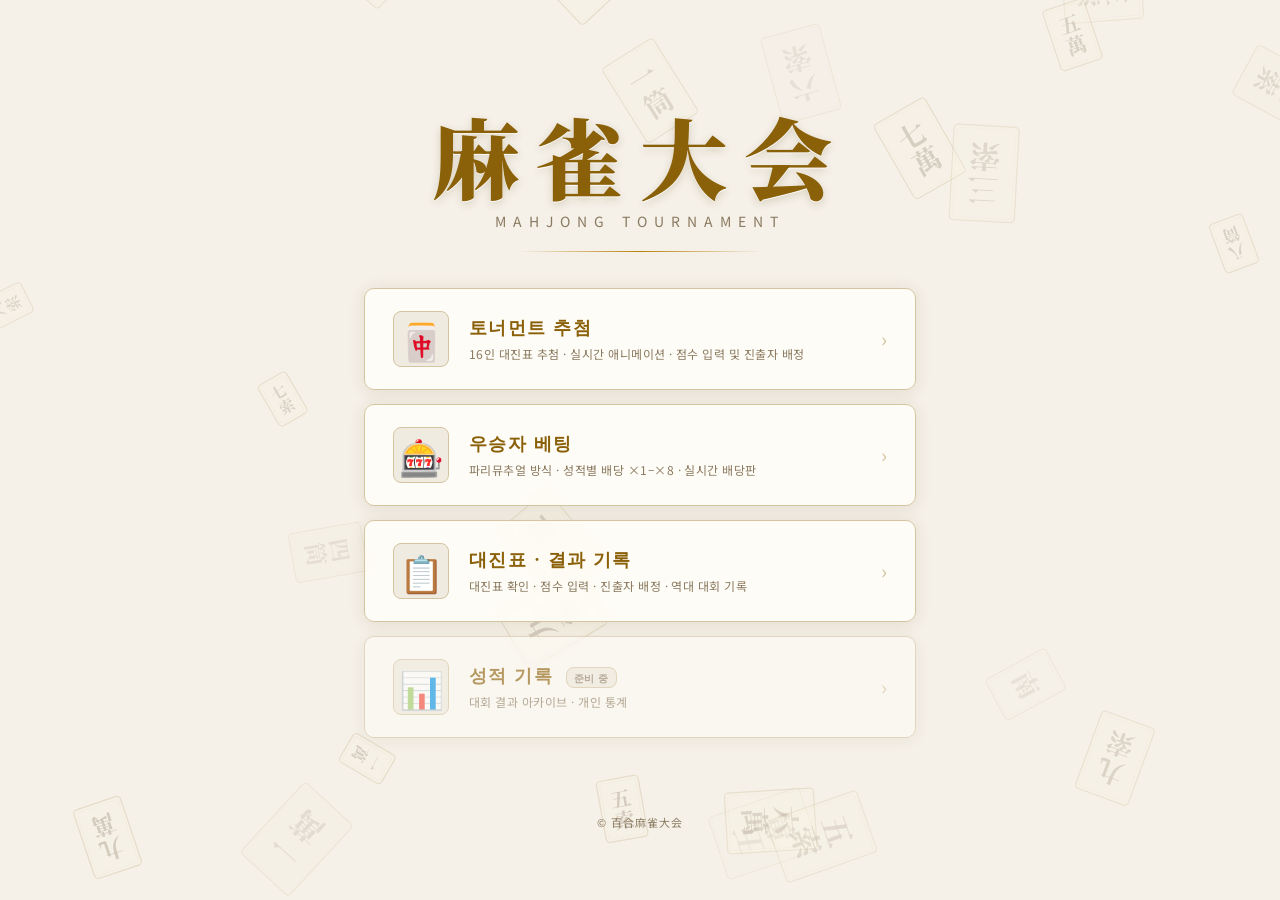
<file: index.html>
<!DOCTYPE html>
<html lang="ko">
<head>
<meta charset="UTF-8">
<meta name="viewport" content="width=device-width, initial-scale=1.0">
<title>麻雀大会</title>
<link href="https://fonts.googleapis.com/css2?family=Noto+Serif+JP:wght@400;700;900&family=Noto+Sans+KR:wght@300;400;700&display=swap" rel="stylesheet">
<style>
:root{
  --gold:#b8820a;--gold-dark:#8a6008;--gold-light:#e8a820;
  --bg:#f5f0e8;--surface:#fffdf7;--surface2:#f0ebe0;--border:#d4c4a0;
  --text:#2a2018;--muted:#8a7a60;
  --shadow:0 2px 16px rgba(100,80,30,.12);
}
*{box-sizing:border-box;margin:0;padding:0;}
html,body{height:100%;}
body{background:var(--bg);color:var(--text);font-family:'Noto Sans KR',sans-serif;
  min-height:100vh;overflow-x:hidden;
  display:flex;flex-direction:column;align-items:center;justify-content:center;}

/* 배경 캔버스 */
#tileCanvas{position:fixed;inset:0;z-index:0;pointer-events:none;opacity:.45;}

.wrap{position:relative;z-index:1;text-align:center;padding:40px 24px;max-width:600px;width:100%;}

/* 헤더 */
.title-jp{
  font-family:'Noto Serif JP',serif;
  font-size:clamp(44px,10vw,88px);font-weight:900;
  color:var(--gold-dark);letter-spacing:.18em;line-height:1;
  text-shadow:0 1px 0 rgba(255,255,255,.9),0 3px 8px rgba(100,80,20,.2);
}
.title-sub{font-size:14px;letter-spacing:.5em;color:var(--muted);margin-top:12px;}
.divider{width:240px;height:1px;background:linear-gradient(90deg,transparent,var(--gold),transparent);margin:20px auto;}

/* 카드 그리드 */
.card-grid{display:flex;flex-direction:column;gap:14px;margin-top:36px;}

.nav-card{
  display:flex;align-items:center;gap:20px;
  background:rgba(255,253,247,.88);
  border:1.5px solid var(--border);border-radius:10px;
  padding:22px 28px;
  text-decoration:none;color:inherit;
  box-shadow:var(--shadow);
  backdrop-filter:blur(4px);
  transition:all .2s;
  text-align:left;
}
.nav-card:hover{
  border-color:var(--gold);
  transform:translateY(-3px);
  box-shadow:0 8px 28px rgba(100,80,30,.18);
  background:rgba(255,251,232,.95);
}
.nav-icon{
  font-size:36px;flex-shrink:0;
  width:56px;height:56px;
  display:flex;align-items:center;justify-content:center;
  background:var(--surface2);border-radius:8px;
  border:1px solid var(--border);
}
.nav-text{}
.nav-title{
  font-family:'Noto Serif JP',serif;
  font-size:18px;font-weight:700;color:var(--gold-dark);
  letter-spacing:.08em;margin-bottom:4px;
}
.nav-desc{font-size:12px;color:var(--muted);letter-spacing:.04em;line-height:1.6;}
.nav-arrow{
  margin-left:auto;font-size:20px;color:var(--border);
  transition:all .2s;flex-shrink:0;
}
.nav-card:hover .nav-arrow{color:var(--gold);transform:translateX(4px);}

/* coming soon */
.nav-card.soon{opacity:.6;cursor:default;pointer-events:none;}
.soon-tag{
  font-size:10px;font-weight:700;padding:2px 7px;
  background:#f0ebe0;color:var(--muted);
  border:1px solid var(--border);border-radius:8px;
  margin-left:6px;letter-spacing:.05em;
}

footer{
  position:relative;z-index:1;
  margin-top:36px;font-size:11px;
  color:var(--muted);letter-spacing:.1em;
}
</style>
</head>
<body>

<canvas id="tileCanvas"></canvas>

<div class="wrap">
  <div class="title-jp">麻雀大会</div>
  <div class="title-sub">MAHJONG TOURNAMENT</div>
  <div class="divider"></div>

  <div class="card-grid">
    <a class="nav-card" href="draw.html">
      <div class="nav-icon">🀄</div>
      <div class="nav-text">
        <div class="nav-title">토너먼트 추첨</div>
        <div class="nav-desc">16인 대진표 추첨 · 실시간 애니메이션 · 점수 입력 및 진출자 배정</div>
      </div>
      <div class="nav-arrow">›</div>
    </a>

    <a class="nav-card" href="betting.html">
      <div class="nav-icon">🎰</div>
      <div class="nav-text">
        <div class="nav-title">우승자 베팅</div>
        <div class="nav-desc">파리뮤추얼 방식 · 성적별 배당 ×1–×8 · 실시간 배당판</div>
      </div>
      <div class="nav-arrow">›</div>
    </a>

    <a class="nav-card" href="bracket.html">
      <div class="nav-icon">📋</div>
      <div class="nav-text">
        <div class="nav-title">대진표 · 결과 기록</div>
        <div class="nav-desc">대진표 확인 · 점수 입력 · 진출자 배정 · 역대 대회 기록</div>
      </div>
      <div class="nav-arrow">›</div>
    </a>

    <a class="nav-card soon" href="records.html">
      <div class="nav-icon">📊</div>
      <div class="nav-text">
        <div class="nav-title">성적 기록 <span class="soon-tag">준비 중</span></div>
        <div class="nav-desc">대회 결과 아카이브 · 개인 통계</div>
      </div>
      <div class="nav-arrow">›</div>
    </a>
  </div>
</div>

<footer>© 百合麻雀大会</footer>

<script>
/* 배경 마작패 애니메이션 */
(function(){
  const canvas=document.getElementById('tileCanvas');
  const ctx=canvas.getContext('2d');
  const CHARS=[
    '一萬','二萬','三萬','四萬','五萬','六萬','七萬','八萬','九萬',
    '一筒','二筒','三筒','四筒','五筒','六筒','七筒','八筒','九筒',
    '一索','二索','三索','四索','五索','六索','七索','八索','九索',
    '東','南','西','北','中','發','白',
  ];
  const tiles=[];
  const COUNT=24;

  function resize(){ canvas.width=window.innerWidth; canvas.height=window.innerHeight; }
  resize();
  window.addEventListener('resize',resize);

  for(let i=0;i<COUNT;i++){
    tiles.push({
      x:Math.random()*window.innerWidth,
      y:Math.random()*window.innerHeight,
      char:CHARS[Math.floor(Math.random()*CHARS.length)],
      size:20+Math.random()*24,
      speed:0.16+Math.random()*0.26,
      drift:(Math.random()-.5)*0.12,
      rot:Math.random()*Math.PI*2,
      rotSpeed:(Math.random()-.5)*0.004,
      opacity:0.14+Math.random()*0.22,
    });
  }

  function drawTile(t){
    ctx.save();
    ctx.translate(t.x,t.y);
    ctx.rotate(t.rot);
    const w=t.size*1.5,h=t.size*2.2;
    ctx.fillStyle=`rgba(255,248,220,${t.opacity*0.85})`;
    ctx.strokeStyle=`rgba(140,100,20,${t.opacity*0.9})`;
    ctx.lineWidth=1.2;
    ctx.beginPath(); ctx.roundRect(-w/2,-h/2,w,h,4); ctx.fill(); ctx.stroke();
    ctx.strokeStyle=`rgba(140,100,20,${t.opacity*0.35})`;
    ctx.lineWidth=0.5;
    ctx.beginPath(); ctx.roundRect(-w/2+3,-h/2+3,w-6,h-6,2); ctx.stroke();
    ctx.fillStyle=`rgba(60,30,5,${t.opacity*1.1})`;
    const chars=t.char.length===2?[t.char[0],t.char[1]]:[t.char];
    if(chars.length===2){
      ctx.font=`bold ${t.size*0.72}px 'Noto Serif JP',serif`;
      ctx.textAlign='center'; ctx.textBaseline='middle';
      ctx.fillText(chars[0],0,-t.size*0.38);
      ctx.fillText(chars[1],0, t.size*0.38);
    } else {
      ctx.font=`bold ${t.size*0.85}px 'Noto Serif JP',serif`;
      ctx.textAlign='center'; ctx.textBaseline='middle';
      ctx.fillText(chars[0],0,0);
    }
    ctx.restore();
  }

  function animate(){
    ctx.clearRect(0,0,canvas.width,canvas.height);
    const H=canvas.height,W=canvas.width;
    tiles.forEach(t=>{
      t.y-=t.speed; t.x+=t.drift; t.rot+=t.rotSpeed;
      if(t.y<-60){ t.y=H+40; t.x=Math.random()*W; t.char=CHARS[Math.floor(Math.random()*CHARS.length)]; }
      if(t.x<-60) t.x=W+40;
      if(t.x>W+60) t.x=-40;
      drawTile(t);
    });
    requestAnimationFrame(animate);
  }
  animate();
})();
</script>
</body>
</html>
</file>
